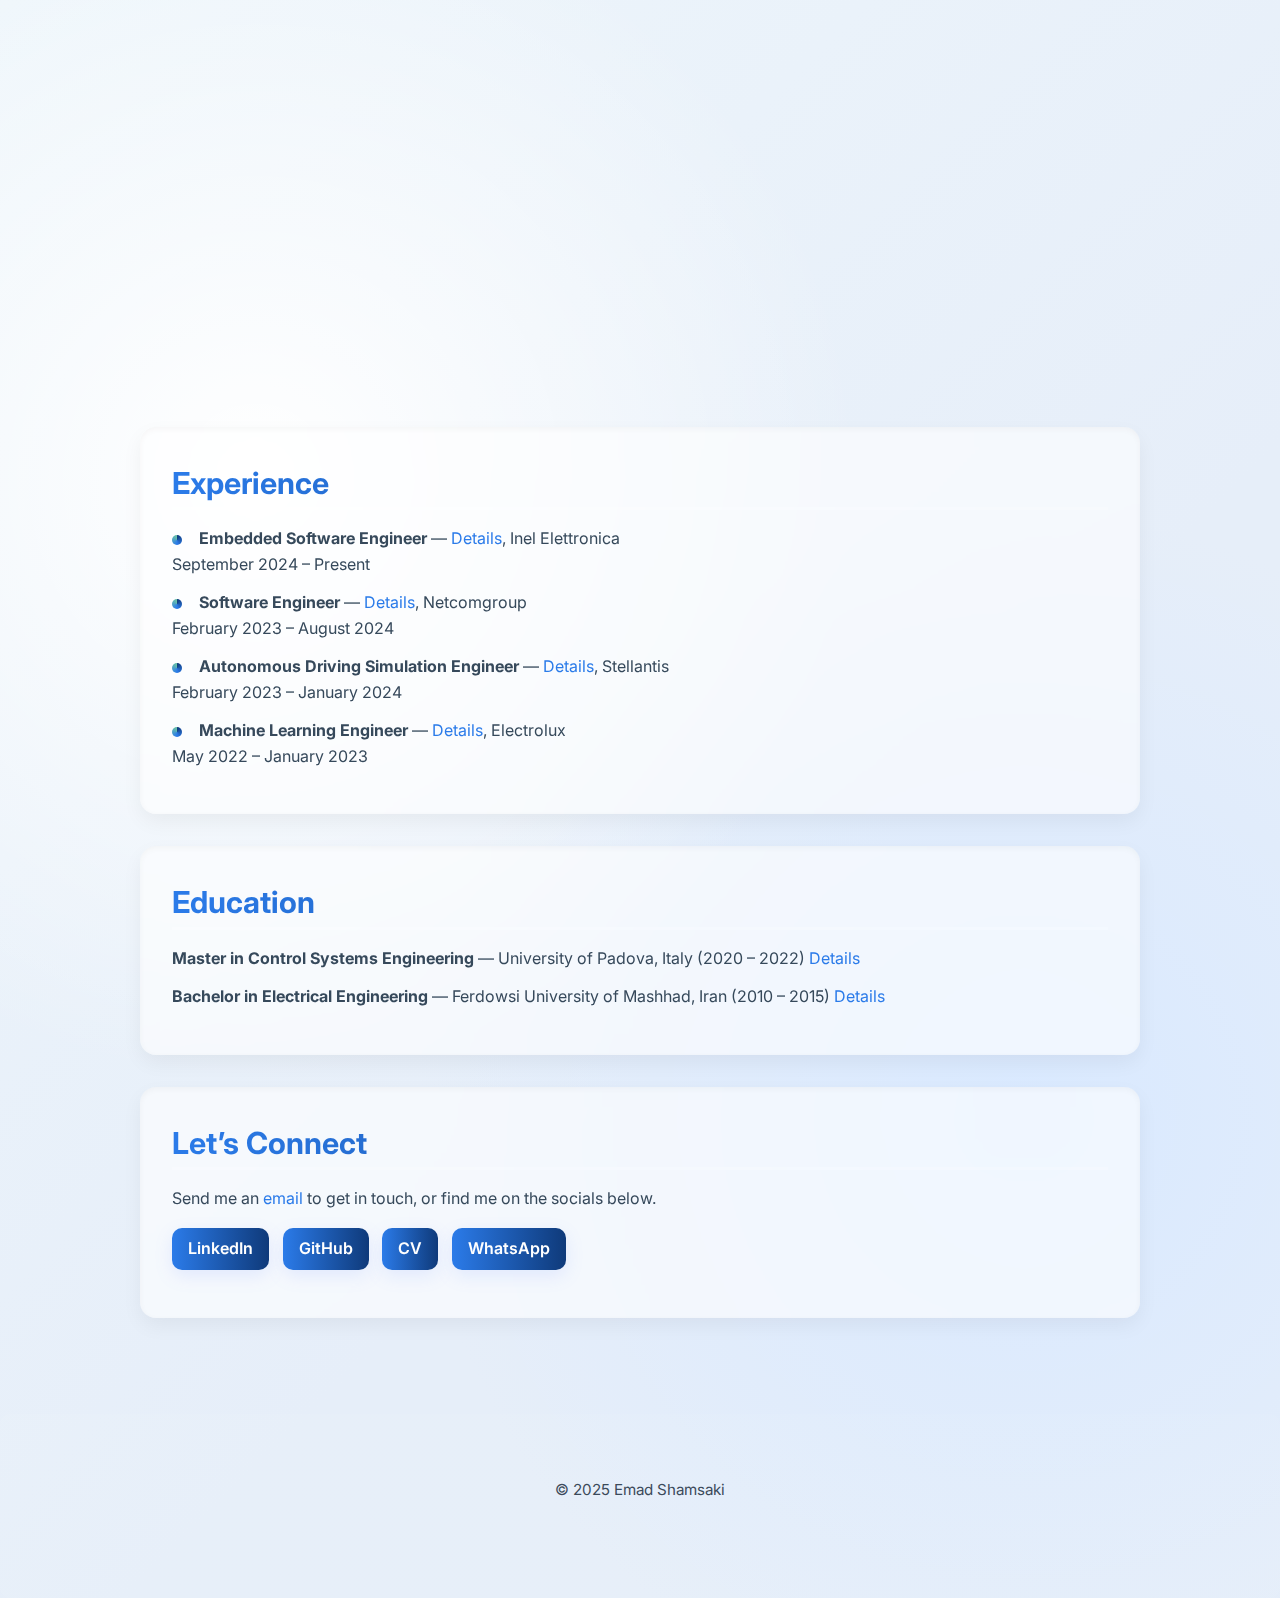
<file: index.html>
<!DOCTYPE html>
<html lang="en">
<head>
  <meta charset="UTF-8">
  <meta name="viewport" content="width=device-width, initial-scale=1.0">
  <title>Emad Shamsaki – Embedded Software Engineer</title>
  <link rel="stylesheet" href="styles.css">
</head>
<body>
    <header class="site-header">
    <div class="container">
        <!--img src="images/emad.jpg" alt="Emad Shamsaki" class="profile-photo"-->
        <h1 class="site-title">Emad Shamsaki</h1>
        <p class="site-subtitle">Studied Masters of Control Systems Engineering</p>
        <p class="site-subtitle">Embedded Software Engineer</p>
    </div>
    </header>


  <main class="container">
    <section id="experience">
      <h2>Experience</h2>
      <ul class="timeline">
    <li>
    <strong>Embedded Software Engineer</strong> — 
    <a href="https://www.linkedin.com/in/emad-shamsaki/details/experience/" target="_blank">Details</a>, Inel Elettronica<br>
    September 2024 – Present<br>
    </li>
     <li>
    <strong>Software Engineer</strong> —
    <a href="https://www.linkedin.com/in/emad-shamsaki/details/experience/" target="_blank">Details</a>, Netcomgroup<br>
    February 2023 – August 2024<br>
    </li>
    <li>
    <strong>Autonomous Driving Simulation Engineer</strong> —
    <a href="https://www.linkedin.com/in/emad-shamsaki/details/experience/" target="_blank">Details</a>, Stellantis<br>
    February 2023 – January 2024<br>
    </li>
    <li>
    <strong>Machine Learning Engineer</strong> —
    <a href="https://www.linkedin.com/in/emad-shamsaki/details/experience/" target="_blank">Details</a>, Electrolux<br>
    May 2022 – January 2023<br>
    </li>
        <!-- add more items similarly -->
      </ul>
    </section>

    <section id="education">
      <h2>Education</h2>
      <ul class="education-list">
        <li>
          <strong>Master in Control Systems Engineering</strong> &mdash; University of Padova, Italy (2020 – 2022)
          <a href="https://www.linkedin.com/in/emad-shamsaki/" target="_blank">Details</a>
        </li>
        <li>
          <strong>Bachelor in Electrical Engineering</strong> &mdash; Ferdowsi University of Mashhad, Iran (2010 – 2015)
          <a href="https://www.linkedin.com/in/emad-shamsaki/" target="_blank">Details</a>
        </li>
      </ul>
    </section>

    <!-- <section id="projects">
      <h2>Projects</h2>
      <ul class="projects-list">
        <li>
          <strong>ProjectName</strong> — Month Year – Active<br>
          Short description of the project.
        </li>
        <li>
          <strong>AnotherProject</strong> — Month Year – Month Year<br>
          Description.
        </li>
      </ul>
    </section> -->

    <section id="contact">
      <h2>Let’s Connect</h2>
      <p>Send me an <a href="mailto:shamsaki.emad@gmail.com">email</a> to get in touch, or find me on the socials below.</p>
      <div class="socials">
        <a href="https://www.linkedin.com/in/emad-shamsaki/" target="_blank">LinkedIn</a>
        <a href="https://github.com/Emad-Shamsaki" target="_blank">GitHub</a>
        <a href="https://emad-shamsaki.github.io/public-cv/" target="_blank">CV</a>
        <a href="https://wa.me/3478539849" target="_blank">WhatsApp</a>

        <!-- add other social links -->
      </div>
    </section>
  </main>

  <footer class="site-footer">
    <div class="container">
      <p>© 2025 Emad Shamsaki</p>
    </div>
  </footer>
</body>
</html>
</file>
<file: styles.css>
/* ------------------------------------------------------------
   Fonts & Color System
------------------------------------------------------------ */
@import url('https://fonts.googleapis.com/css2?family=Inter:wght@300;400;700&family=Pacifico&display=swap');

:root {
  --bg-1: #eef6fb;
  --bg-2: #e6eef9;
  --accent-1: #0f3a7a;
  --accent-2: #2b7be9;
  --accent-3: #6bc5a5;
  --muted: #36495b;
  --card-bg: rgba(255,255,255,0.92);
}

/* ------------------------------------------------------------
   Base
------------------------------------------------------------ */
* {
  margin: 0;
  padding: 0;
  box-sizing: border-box;
}

body {
  font-family: 'Inter', Arial, sans-serif;
  line-height: 1.6;
  color: var(--muted);
  background:
    radial-gradient(circle at 20% 30%, #ffffff 0%, transparent 40%),
    radial-gradient(circle at 80% 70%, #d9e9ff 0%, transparent 40%),
    linear-gradient(135deg, var(--bg-1) 0%, var(--bg-2) 60%);
  -webkit-font-smoothing: antialiased;
  -moz-osx-font-smoothing: grayscale;
  min-height: 100vh;
  transition: background-position 0.2s ease;
}

/* ------------------------------------------------------------
   Layout
------------------------------------------------------------ */
.container {
  width: 92%;
  max-width: 1000px;
  margin: 0 auto;
  padding: 2rem 0 4rem;
}

/* ------------------------------------------------------------
   3D Header
------------------------------------------------------------ */
.site-header {
  background: linear-gradient(90deg, rgba(255,255,255,0.08), rgba(255,255,255,0.12));
  padding: 3.5rem 1rem 2rem;
  text-align: center;
  border-radius: 14px;
  backdrop-filter: blur(6px);
  box-shadow: 0 8px 30px rgba(99, 88, 255, 0.1);
  animation: fadeInHeader 1.4s ease forwards;
  opacity: 0;
  transform: translateY(25px);
  perspective: 1000px;
}

@keyframes fadeInHeader {
  to {
    opacity: 1;
    transform: translateY(0);
  }
}

/* Animated gradient wave + floating motion */
.site-title,
.site-subtitle {
  background: linear-gradient(
    270deg,
    var(--accent-1),
    var(--accent-2),
    var(--accent-3),
    var(--accent-2),
    var(--accent-1)
  );
  background-size: 600% 600%;
  -webkit-background-clip: text;
  -webkit-text-fill-color: transparent;
  animation: colorWave 6s ease-in-out infinite, textFloat 3.5s ease-in-out infinite;
  display: block;
}

@keyframes colorWave {
  0%   { background-position: 0% 50%; }
  50%  { background-position: 100% 50%; }
  100% { background-position: 0% 50%; }
}

@keyframes textFloat {
  0%, 100% { transform: translateY(0px); }
  25% { transform: translateY(-4px); }
  50% { transform: translateY(2px); }
  75% { transform: translateY(-2px); }
}

.site-title {
  font-family: 'Pacifico', 'Inter', sans-serif;
  font-size: 3.6rem;
  margin-bottom: 0.5rem;
  text-shadow:
    0 4px 10px rgba(0,0,0,0.15),
    0 0 25px rgba(43,123,233,0.2);
  transform: rotateX(5deg);
  transition: transform 0.6s ease;
}

.site-header:hover .site-title {
  transform: rotateX(0deg) scale(1.03);
}

.site-subtitle {
  font-size: 1.2rem;
  font-weight: 600;
  letter-spacing: 0.5px;
  animation-delay: 0.3s;
}

/* ------------------------------------------------------------
   Section Depth & 3D Cards
------------------------------------------------------------ */
section {
  background: rgba(255, 255, 255, 0.6);
  border-radius: 16px;
  box-shadow:
    0 8px 20px rgba(0, 0, 0, 0.05),
    0 2px 6px rgba(0, 0, 0, 0.04) inset;
  backdrop-filter: blur(8px);
  transform: translateZ(0);
  transition: transform 0.3s ease, box-shadow 0.3s ease;
  padding: 2rem;
  margin-top: 2rem;
}

section:hover {
  transform: translateY(-4px) scale(1.02);
  box-shadow:
    0 16px 40px rgba(0, 0, 0, 0.1),
    0 4px 10px rgba(0, 0, 0, 0.08) inset;
}

h2 {
  margin-bottom: 1rem;
  font-size: 1.9rem;
  background-image: linear-gradient(90deg, var(--accent-2), var(--accent-1));
  -webkit-background-clip: text;
  background-clip: text;
  color: transparent;
  border-bottom: 3px solid rgba(255,255,255,0.2);
}

/* ------------------------------------------------------------
   Timeline & Lists
------------------------------------------------------------ */
ul { list-style: none; }

.timeline li,
.education-list li {
  margin: 0.8rem 0;
}

.timeline li::before {
  content: '';
  display: inline-block;
  width: 10px;
  height: 10px;
  margin-right: 0.8rem;
  border-radius: 50%;
  background: conic-gradient(var(--accent-1), var(--accent-2), var(--accent-3));
  vertical-align: middle;
}

a {
  color: var(--accent-2);
  text-decoration: none;
  position: relative;
  transition: color 0.3s ease;
}

a::after {
  content: '';
  position: absolute;
  left: 0;
  bottom: -2px;
  width: 0%;
  height: 2px;
  background: var(--accent-2);
  transition: width 0.3s ease;
}

a:hover {
  color: var(--accent-1);
}

a:hover::after {
  width: 100%;
}

/* ------------------------------------------------------------
   Social Buttons
------------------------------------------------------------ */
.socials {
  margin: 1rem 0;
}
.socials a {
  display: inline-block;
  margin-right: 0.6rem;
  color: #fff;
  background: linear-gradient(90deg, var(--accent-2), var(--accent-1));
  padding: 0.5rem 1rem;
  border-radius: 10px;
  font-weight: 600;
  box-shadow: 0 6px 18px rgba(107,139,255,0.15);
  transition: transform .2s ease, box-shadow .2s ease;
}
.socials a:hover {
  transform: translateY(-3px);
  box-shadow: 0 10px 30px rgba(99,88,255,0.25);
}

/* ------------------------------------------------------------
   Footer
------------------------------------------------------------ */
.site-footer {
  margin-top: 2rem;
  text-align: center;
  padding: 2rem 0;
  color: #3b4a5a;
  font-size: 0.95rem;
  border-radius: 10px;
  background: linear-gradient(90deg, rgba(255,255,255,0.06), rgba(255,255,255,0.04));
}

/* ------------------------------------------------------------
   Responsive Tweaks
------------------------------------------------------------ */
@media (min-width: 760px) {
  .site-header { padding: 4rem 2rem 2.25rem; }
  .site-title { font-size: 3.8rem; }
}
</file>
